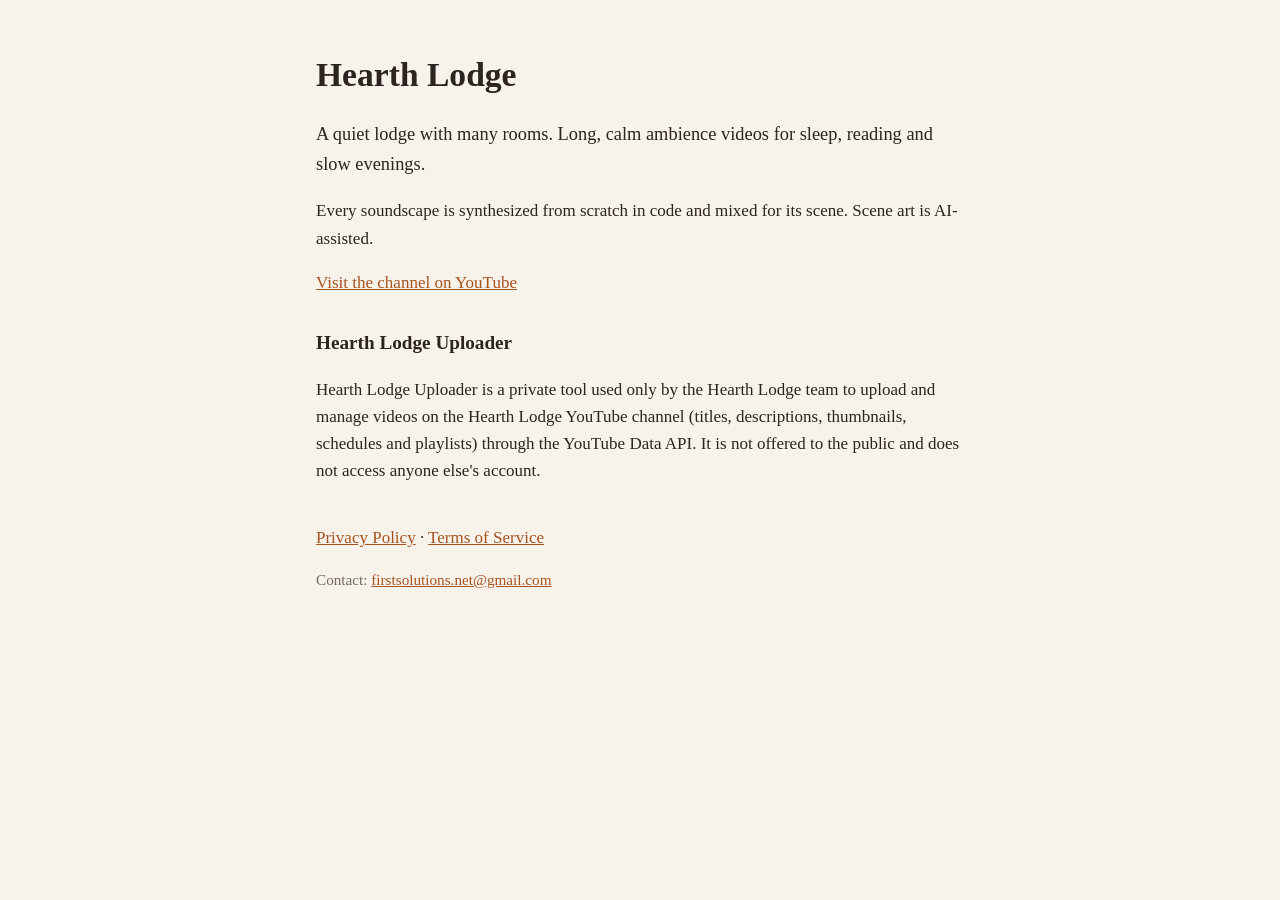
<file: index.html>
<!doctype html>
<html lang="en">
<head>
<meta charset="utf-8">
<meta name="viewport" content="width=device-width, initial-scale=1">
<title>Hearth Lodge</title>
<link rel="stylesheet" href="style.css">
</head>
<body>
<main>
  <h1>Hearth Lodge</h1>
  <p class="lead">A quiet lodge with many rooms. Long, calm ambience videos for sleep, reading and slow evenings.</p>
  <p>Every soundscape is synthesized from scratch in code and mixed for its scene. Scene art is AI-assisted.</p>
  <p><a href="https://www.youtube.com/@hearthlodge">Visit the channel on YouTube</a></p>

  <h2>Hearth Lodge Uploader</h2>
  <p>Hearth Lodge Uploader is a private tool used only by the Hearth Lodge team to upload and manage videos on the
     Hearth Lodge YouTube channel (titles, descriptions, thumbnails, schedules and playlists) through the YouTube Data API.
     It is not offered to the public and does not access anyone else's account.</p>

  <nav>
    <a href="privacy.html">Privacy Policy</a> · <a href="terms.html">Terms of Service</a>
  </nav>
  <footer>Contact: <a href="mailto:firstsolutions.net@gmail.com">firstsolutions.net@gmail.com</a></footer>
</main>
</body>
</html>
</file>
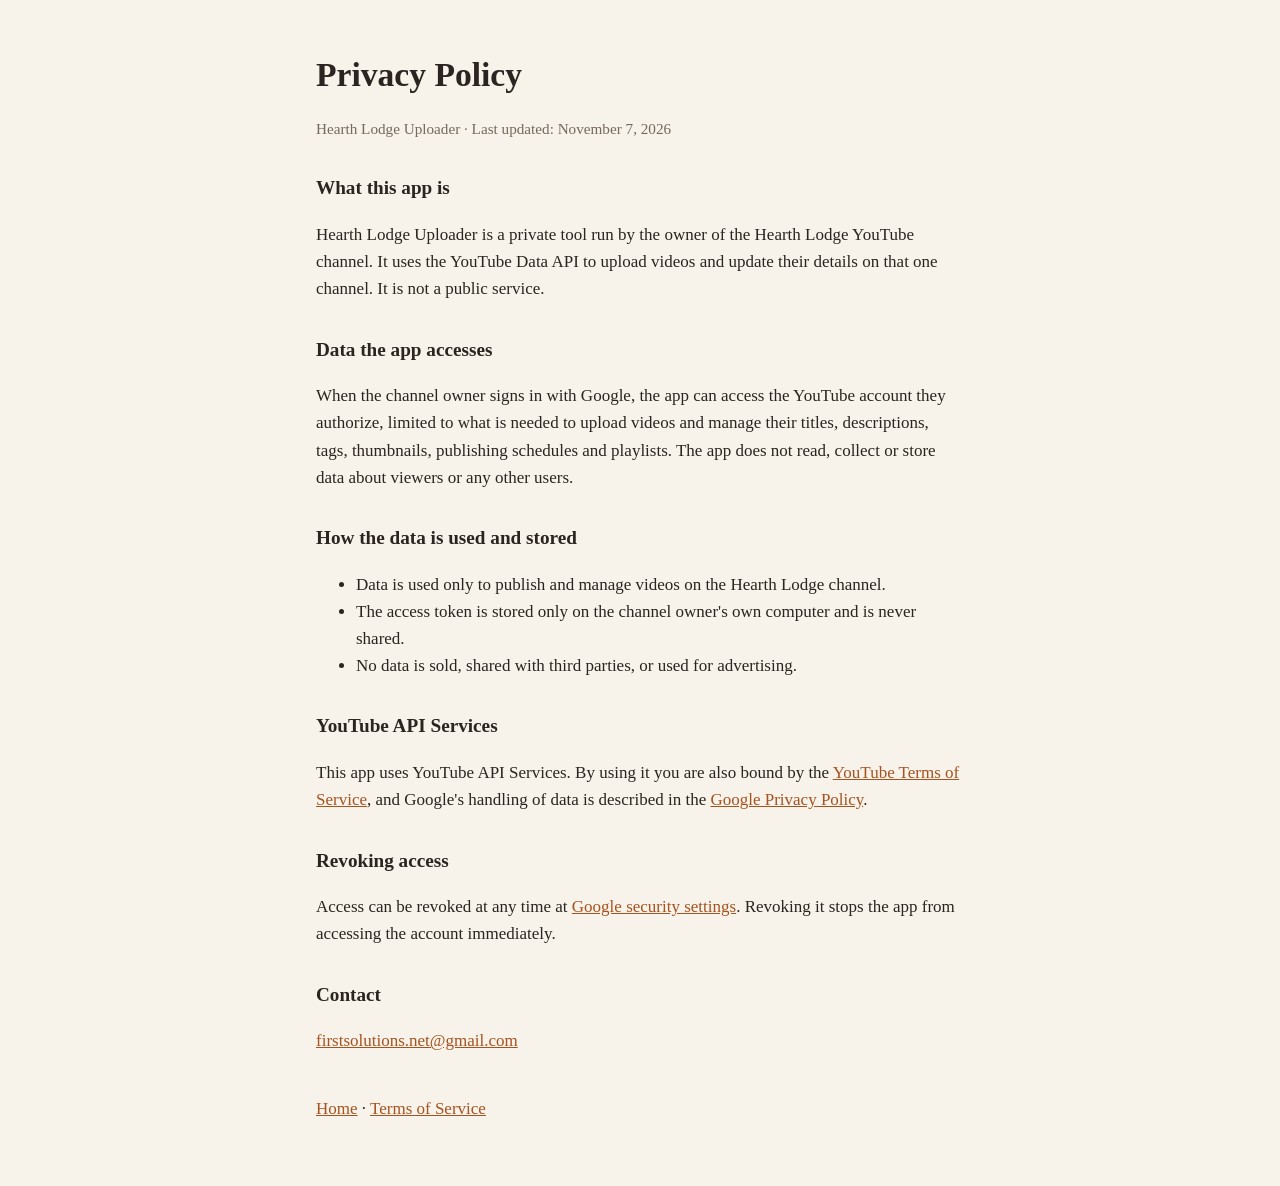
<file: privacy.html>
<!doctype html>
<html lang="en">
<head>
<meta charset="utf-8">
<meta name="viewport" content="width=device-width, initial-scale=1">
<title>Privacy Policy · Hearth Lodge</title>
<link rel="stylesheet" href="style.css">
</head>
<body>
<main>
  <h1>Privacy Policy</h1>
  <p class="meta">Hearth Lodge Uploader · Last updated: November 7, 2026</p>

  <h2>What this app is</h2>
  <p>Hearth Lodge Uploader is a private tool run by the owner of the Hearth Lodge YouTube channel. It uses the
     YouTube Data API to upload videos and update their details on that one channel. It is not a public service.</p>

  <h2>Data the app accesses</h2>
  <p>When the channel owner signs in with Google, the app can access the YouTube account they authorize, limited to
     what is needed to upload videos and manage their titles, descriptions, tags, thumbnails, publishing schedules and
     playlists. The app does not read, collect or store data about viewers or any other users.</p>

  <h2>How the data is used and stored</h2>
  <ul>
    <li>Data is used only to publish and manage videos on the Hearth Lodge channel.</li>
    <li>The access token is stored only on the channel owner's own computer and is never shared.</li>
    <li>No data is sold, shared with third parties, or used for advertising.</li>
  </ul>

  <h2>YouTube API Services</h2>
  <p>This app uses YouTube API Services. By using it you are also bound by the
     <a href="https://www.youtube.com/t/terms">YouTube Terms of Service</a>, and Google's handling of data is described in the
     <a href="https://policies.google.com/privacy">Google Privacy Policy</a>.</p>

  <h2>Revoking access</h2>
  <p>Access can be revoked at any time at
     <a href="https://myaccount.google.com/permissions">Google security settings</a>. Revoking it stops the app from
     accessing the account immediately.</p>

  <h2>Contact</h2>
  <p><a href="mailto:firstsolutions.net@gmail.com">firstsolutions.net@gmail.com</a></p>

  <nav><a href="index.html">Home</a> · <a href="terms.html">Terms of Service</a></nav>
</main>
</body>
</html>
</file>
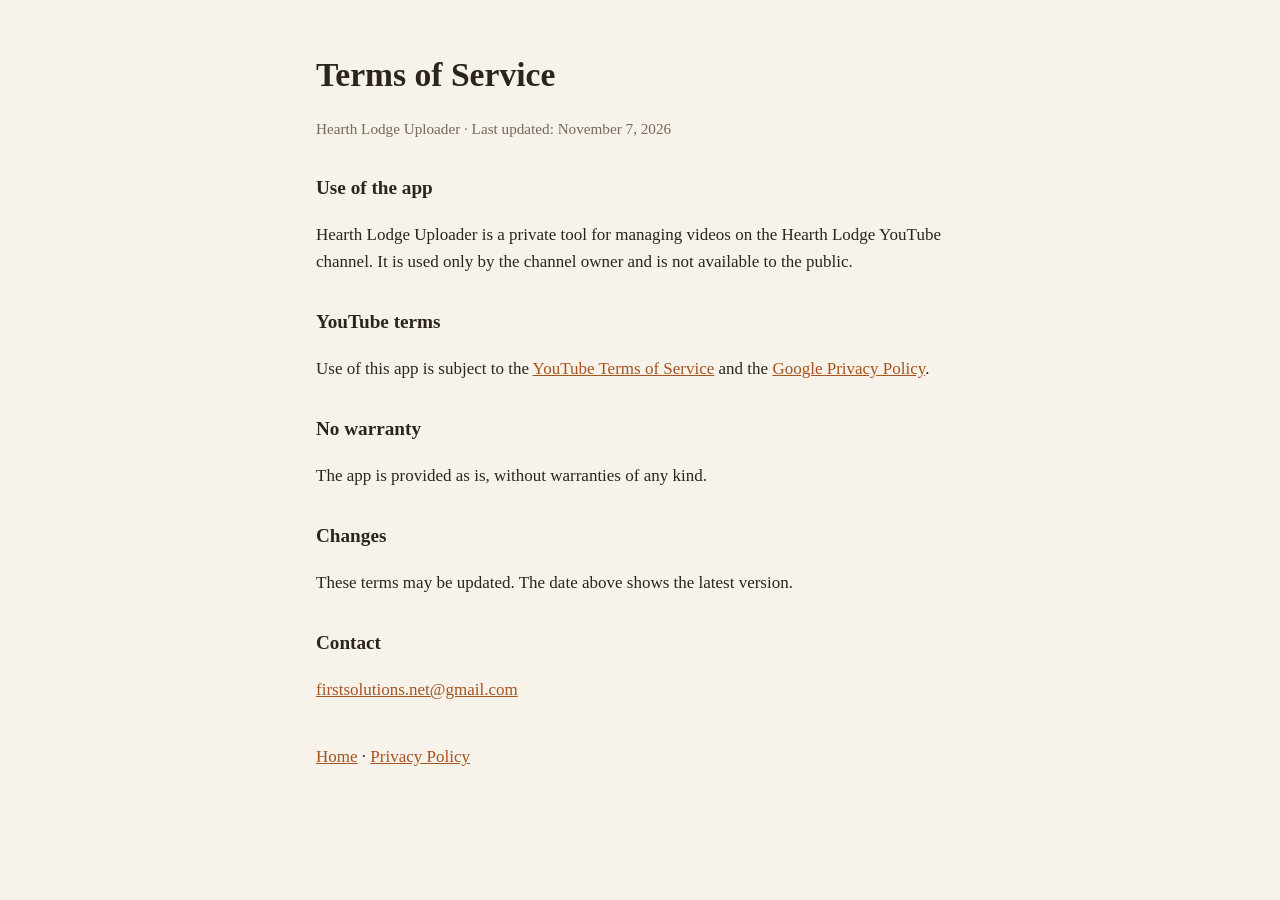
<file: terms.html>
<!doctype html>
<html lang="en">
<head>
<meta charset="utf-8">
<meta name="viewport" content="width=device-width, initial-scale=1">
<title>Terms of Service · Hearth Lodge</title>
<link rel="stylesheet" href="style.css">
</head>
<body>
<main>
  <h1>Terms of Service</h1>
  <p class="meta">Hearth Lodge Uploader · Last updated: November 7, 2026</p>

  <h2>Use of the app</h2>
  <p>Hearth Lodge Uploader is a private tool for managing videos on the Hearth Lodge YouTube channel. It is used only
     by the channel owner and is not available to the public.</p>

  <h2>YouTube terms</h2>
  <p>Use of this app is subject to the <a href="https://www.youtube.com/t/terms">YouTube Terms of Service</a> and the
     <a href="https://policies.google.com/privacy">Google Privacy Policy</a>.</p>

  <h2>No warranty</h2>
  <p>The app is provided as is, without warranties of any kind.</p>

  <h2>Changes</h2>
  <p>These terms may be updated. The date above shows the latest version.</p>

  <h2>Contact</h2>
  <p><a href="mailto:firstsolutions.net@gmail.com">firstsolutions.net@gmail.com</a></p>

  <nav><a href="index.html">Home</a> · <a href="privacy.html">Privacy Policy</a></nav>
</main>
</body>
</html>
</file>
<file: style.css>
:root { --bg: #f7f2ea; --fg: #2b2420; --muted: #75685d; --accent: #a5531f; }
@media (prefers-color-scheme: dark) { :root { --bg: #1d1916; --fg: #eee5da; --muted: #a89a8c; --accent: #e09a5f; } }
* { box-sizing: border-box; }
body { margin: 0; background: var(--bg); color: var(--fg); font: 17px/1.6 Georgia, "Times New Roman", serif; }
main { max-width: 680px; margin: 0 auto; padding: 48px 16px 64px; }
h1 { font-size: 2.1rem; margin: 0 0 .4rem; }
h2 { font-size: 1.2rem; margin: 2rem 0 .4rem; }
.lead { font-size: 1.15rem; }
.meta, footer { color: var(--muted); font-size: .95rem; }
a { color: var(--accent); }
nav { margin-top: 2.5rem; }
footer { margin-top: 1rem; }
</file>
